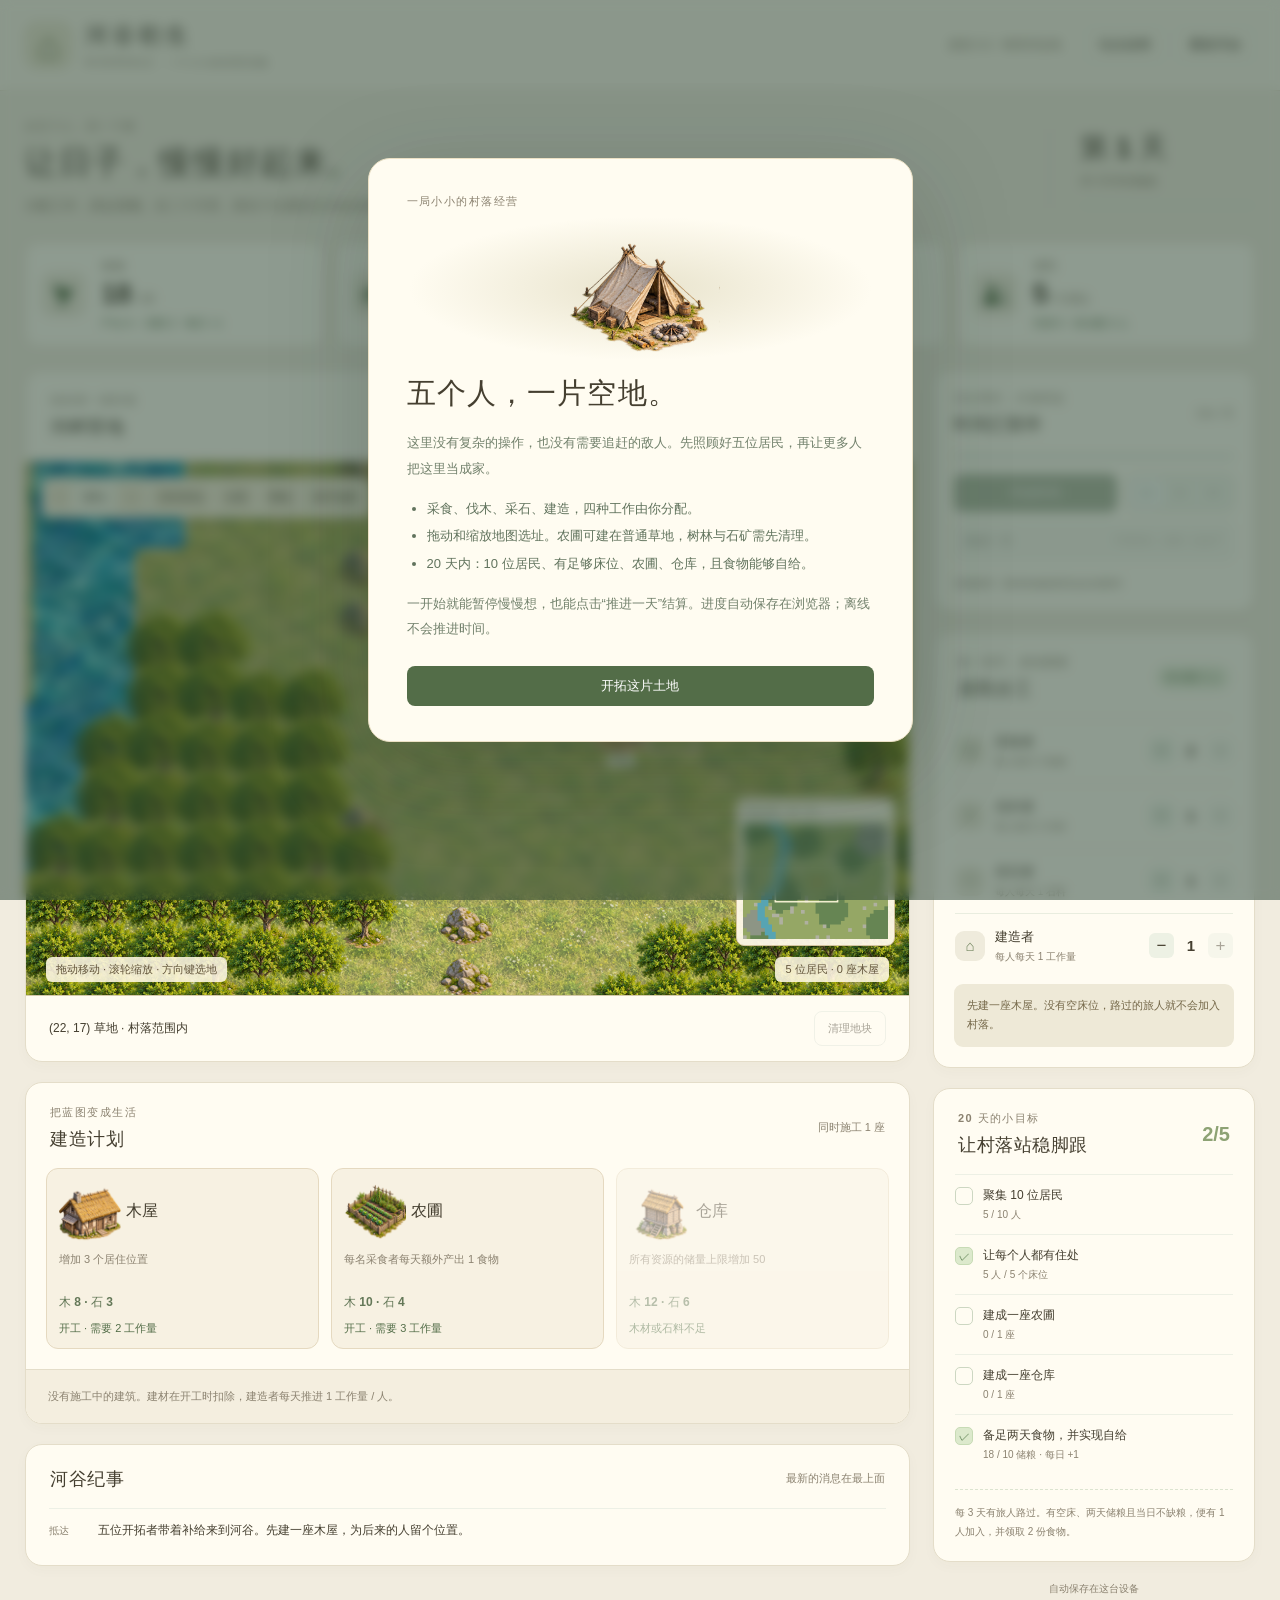
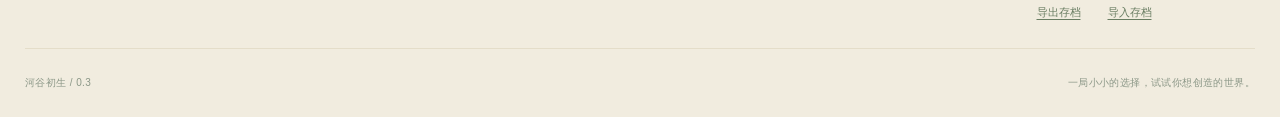
<file: village-game/index.html>
<!doctype html>
<html lang="zh-CN">
<head>
  <meta charset="utf-8">
  <meta name="viewport" content="width=device-width, initial-scale=1">
  <meta name="color-scheme" content="light">
  <title>河谷初生 · 20 天建立一个村落</title>
  <link rel="stylesheet" href="style.css">
  <script src="model.js" defer></script>
  <script src="art.js" defer></script>
  <script src="map-view.js" defer></script>
  <script src="game.js" defer></script>
</head>
<body>
  <header class="topbar">
    <div class="brand"><span class="brand-mark" aria-hidden="true">⌂</span><div><h1>河谷初生</h1><p>RIVERDALE · 一个小小的经营实验</p></div></div>
    <div class="header-right"><span class="version">原型 0.3 · 明亮写实风</span><button id="help" class="quiet">玩法说明</button><button id="new-game" class="quiet">重新开始</button></div>
  </header>
  <main>
    <section class="intro-line"><div><span class="eyebrow">从五个人，到一个家</span><h2>让日子，慢慢好起来。</h2><p>分配工作，搭起屋檐。在二十天里，留住十位愿意生活在这里的人。</p></div><div class="day-panel"><span id="day-label">第 1 天</span><small id="day-subtitle">20 天河谷挑战</small><div class="day-track"><div id="challenge-progress"></div></div></div></section>
    <section id="resources" class="resources" aria-label="村落资源"></section>
    <div class="layout">
      <section class="main-column">
        <section class="card map-card" aria-labelledby="map-heading">
          <div class="section-head"><div><span class="eyebrow">你的第一座村落</span><h3 id="map-heading">河畔营地</h3></div><div class="legend"><i></i> 40 × 32 格 <span>·</span> 河谷全境</div></div>
          <div class="map" id="map"></div>
          <div class="map-footer"><span id="selection-label">先点击一块空地，再选择下方建筑。</span><button id="clear-land" class="quiet" disabled>清理地块</button></div>
        </section>
        <section class="card build-card" aria-labelledby="build-heading"><div class="section-head compact"><div><span class="eyebrow">把蓝图变成生活</span><h3 id="build-heading">建造计划</h3></div><span class="soft">同时施工 1 座</span></div><div id="building-options" class="building-options"></div><div id="project" class="project"></div></section>
        <section class="card journal-card"><div class="section-head compact"><h3>河谷纪事</h3><span class="soft">最新的消息在最上面</span></div><ol id="journal" class="journal" aria-live="polite"></ol></section>
      </section>
      <aside class="side-column">
        <section class="card time-card"><div class="time-top"><div><span class="eyebrow">日出而作，日落而息</span><h3 id="clock-state">时间已暂停</h3></div><span id="clock-fraction">12s / 天</span></div><div class="time-track"><div id="day-progress"></div></div><div class="time-buttons"><button id="pause" class="primary">开始时间</button><div class="speed-group" role="group" aria-label="时间速度"><button data-speed="1" class="active">1×</button><button data-speed="2">2×</button><button data-speed="4">4×</button></div></div><button id="next-day" class="step-button">推进一天 <span>不用等待，结算一次生产</span></button><small>空格暂停 · 切到其他标签页会自动暂停</small></section>
        <section class="card work-card"><div class="section-head compact"><div><span class="eyebrow">每一双手，都很重要</span><h3>居民分工</h3></div><span id="idle" class="pill">待分配 0 人</span></div><div id="jobs"></div><div id="advice" class="advice" aria-live="polite"></div></section>
        <section class="card goal-card"><div class="section-head compact"><div><span class="eyebrow">20 天的小目标</span><h3>让村落站稳脚跟</h3></div><span id="goal-count" class="goal-count">0/5</span></div><div id="goals"></div><p class="arrival-note">每 3 天有旅人路过。有空床、两天储粮且当日不缺粮，便有 1 人加入，并领取 2 份食物。</p></section>
        <div class="save-tools"><span id="save-state">自动保存在这台设备</span><div><button id="export-save">导出存档</button><button id="import-save">导入存档</button></div><input type="file" id="save-file" accept="application/json,.json" hidden></div>
      </aside>
    </div>
    <footer>河谷初生 / 0.3 <span>一局小小的选择，试试你想创造的世界。</span></footer>
  </main>
  <div id="toast" class="toast" role="status" hidden></div>
  <div id="modal" class="modal" hidden><section class="modal-sheet" role="dialog" aria-modal="true" aria-labelledby="modal-title" tabindex="-1"><span class="eyebrow" id="modal-eyebrow">欢迎来到河谷</span><div class="modal-illustration" id="modal-art" aria-hidden="true"></div><h2 id="modal-title">五个人，一片空地。</h2><div id="modal-body"></div><div id="modal-actions" class="modal-actions"></div></section></div>
</body>
</html>
</file>
<file: village-game/style.css>
:root{--page:#f3f2ea;--paper:#fffef9;--ink:#263e35;--muted:#7c897e;--green:#315e49;--green-dark:#234b39;--line:#e5e7dc;--gold:#bb8c4e;--bad:#ae5145;--radius:17px;font-family:"Segoe UI","Microsoft YaHei","PingFang SC",sans-serif;color:var(--ink);background:var(--page);font-synthesis:none}*{box-sizing:border-box}body{margin:0}button{font:inherit;cursor:pointer;transition:background .16s,transform .16s;border:0;color:inherit}button:focus-visible{outline:3px solid #c49551;outline-offset:3px}button:disabled{cursor:not-allowed;opacity:.46}button:not(:disabled):active{transform:translateY(1px)}button.quiet{background:transparent;padding:9px 13px;border:1px solid #dfe4d9;border-radius:8px;font-size:13px}button.quiet:hover{background:#e9eee2}h1,h2,h3,p{margin:0}h3{font-size:18px;font-weight:650;letter-spacing:.03em}small{font-size:12px}.topbar{min-height:91px;border-bottom:1px solid var(--line);display:flex;align-items:center;justify-content:space-between;padding:20px max(28px,calc((100vw - 1320px)/2));gap:20px;background:#fafaf4}.brand{display:flex;align-items:center;gap:13px}.brand-mark{display:grid;place-items:center;font-size:39px;line-height:1;width:47px;height:47px;color:var(--green);border:1px solid #cbd7c4;border-radius:12px;background:#e9eedd}.brand h1{font-size:23px;letter-spacing:.16em}.brand p{font-size:10px;letter-spacing:.14em;color:var(--muted);margin-top:5px}.header-right{display:flex;gap:10px;align-items:center}.version{font-size:12px;color:var(--muted);margin-right:13px}main{max-width:1320px;margin:auto;padding:34px 0 0}.intro-line{display:flex;align-items:center;justify-content:space-between;gap:30px;margin-bottom:25px}.eyebrow{display:block;font-size:11px;color:var(--muted);letter-spacing:.13em;font-weight:600;margin-bottom:7px}.intro-line h2{font-size:32px;letter-spacing:.05em;font-weight:600}.intro-line p{font-size:13px;line-height:1.8;color:var(--muted);margin-top:9px}.day-panel{min-width:200px;border-left:1px solid #d9dfd1;padding-left:30px;display:flex;flex-direction:column;gap:6px}.day-panel>span{font-size:28px;font-weight:600}.day-panel small{color:var(--muted)}.day-track,.time-track{height:5px;border-radius:10px;background:#e7ebdf;overflow:hidden}.day-track{margin-top:7px;width:175px}.day-track div{height:100%;background:var(--gold);transition:width .3s}.resources{display:grid;grid-template-columns:repeat(4,minmax(0,1fr));gap:15px;margin-bottom:23px}.resource{border:1px solid var(--line);border-radius:13px;background:var(--paper);padding:17px 20px;display:flex;gap:15px;align-items:center}.resource-symbol{display:grid;place-items:center;width:45px;height:45px;background:#eef1e5;border-radius:12px;color:var(--green);flex-shrink:0}.resource-symbol svg{width:29px;height:29px}.resource .amount{font-size:28px;line-height:1.15;font-weight:650;letter-spacing:-.02em}.resource .amount small{font-size:12px;font-weight:400;color:var(--muted);margin-left:5px}.resource .name{font-size:12px;color:var(--muted);margin-bottom:3px}.resource .rate{font-size:11px;color:var(--green);margin-top:5px}.resource .rate.negative{color:var(--bad)}.layout{display:grid;grid-template-columns:minmax(0,1fr) 344px;gap:23px;align-items:start}.main-column,.side-column{display:flex;flex-direction:column;gap:20px}.card{background:var(--paper);border:1px solid var(--line);border-radius:var(--radius);overflow:hidden;box-shadow:0 3px 10px #3a4e3403}.section-head{display:flex;align-items:center;justify-content:space-between;padding:22px 24px;gap:12px}.section-head.compact{padding-bottom:17px}.soft,.legend{font-size:11px;color:var(--muted)}.legend{display:flex;gap:8px;align-items:center}.legend i{height:8px;width:8px;background:#8a9e74;border-radius:50%}.map{height:400px;position:relative;isolation:isolate;overflow:hidden;border-top:1px solid #e4e8d8;border-bottom:1px solid #dce3cf}.landscape{width:100%;height:100%;position:absolute;inset:0;z-index:-1}.lots{position:absolute;inset:35px 86px 48px 175px;display:grid;grid-template-columns:repeat(6,1fr);grid-template-rows:repeat(4,1fr);gap:9px;transform:rotate(-4deg)}.lot{position:relative;min-width:0;border:1px dashed #5c795844;border-radius:8px;background:#f5f5d512;display:flex;flex-direction:column;align-items:center;justify-content:center;padding:3px;transform:rotate(4deg)}.lot svg{width:68px;max-width:100%;height:55px;filter:drop-shadow(0 4px 2px #3d583b20)}.lot .lot-label{font-size:10px;font-weight:600;white-space:nowrap;color:#36513e;background:#f9fbebca;border-radius:5px;padding:1px 5px;position:absolute;bottom:-5px;z-index:2}.lot .plus{color:#5c79584d;font-size:22px;font-weight:300}.lot:not(:disabled):hover{background:#fbfff359;border-color:#456447}.lot.selected{background:#fff9db77;border:2px solid #ba8b44;box-shadow:0 0 0 3px #fef6d442}.lot.occupied{border-color:transparent;background:transparent;opacity:1}.lot.project-lot{border-color:#c68b46;border-style:solid;background:#f6e5bb9c}.project-lot svg{opacity:.65}.map-caption{position:absolute;bottom:13px;left:20px;right:20px;display:flex;justify-content:space-between;pointer-events:none;font-size:11px;color:#47654d}.map-caption span{padding:5px 10px;border-radius:6px;background:#f7f8e5b8}.map-footer{display:flex;justify-content:space-between;gap:15px;padding:15px 23px;font-size:12px}.building-options{padding:0 20px 20px;display:grid;grid-template-columns:repeat(3,1fr);gap:12px}.building{background:#f9f9f1;border:1px solid #e1e6d8;border-radius:12px;padding:15px;text-align:left;display:flex;flex-direction:column;gap:7px}.building-top{display:flex;align-items:center;gap:9px}.building-top svg{width:47px;height:42px;flex-shrink:0}.building h4{margin:0;font-size:16px}.building p{font-size:11px;color:var(--muted);line-height:1.7;min-height:37px}.building .cost{font-size:12px;font-weight:600;color:#647858}.building .build-status{font-size:11px;color:var(--green);margin-top:3px}.building:not(:disabled):hover{border-color:#7e9a74;background:#f0f4e5}.project{border-top:1px solid var(--line);padding:15px 22px;background:#f6f7ee;font-size:12px;display:flex;gap:13px;align-items:center;min-height:54px}.project-text{flex:1;line-height:1.8}.project button{font-size:11px;border-radius:7px;padding:6px 8px;background:#e8eddf}.project .mini-track{width:100px;height:6px;background:#e0e7d8;border-radius:6px;overflow:hidden}.project .mini-track span{display:block;background:#a9ba82;height:100%}.journal{list-style:none;margin:0;padding:0 23px 14px;max-height:218px;overflow:auto}.journal li{display:flex;align-items:flex-start;gap:12px;padding:11px 0;border-top:1px solid #edf0e6;font-size:12px;line-height:1.7}.journal .log-day{flex-shrink:0;font-size:10px;color:var(--muted);min-width:37px;padding-top:2px}.journal .good{color:#44734d}.journal .bad{color:var(--bad)}.journal .warn{color:#a07b40}.time-card{padding:20px}.time-top{display:flex;justify-content:space-between;align-items:center}.time-top h3{font-size:17px}.time-top>span{font-size:11px;color:var(--muted)}.time-track{margin:18px 0 15px}.time-track div{height:100%;width:100%;background:#a1b47a;transform-origin:left;transform:scaleX(0)}.time-buttons{display:flex;gap:10px}.primary{background:var(--green);color:#fff;border-radius:8px;padding:11px 21px;font-size:13px;font-weight:600}.primary:hover{background:var(--green-dark)}.time-buttons .primary{flex:1;padding:10px}.speed-group{display:flex;border:1px solid var(--line);border-radius:8px;padding:3px;gap:2px;background:#f3f5ea}.speed-group button{font-size:12px;padding:6px 9px;border-radius:5px;background:transparent;color:var(--muted)}.speed-group button.active{color:var(--green);background:white;box-shadow:0 1px 3px #0000000b}.step-button{background:#f1f3e8;border:1px solid #e3e7d9;width:100%;margin:10px 0 12px;padding:10px;border-radius:8px;font-size:12px;display:flex;justify-content:space-between;align-items:center}.step-button span{font-size:10px;color:var(--muted)}.time-card>small{font-size:10px;color:var(--muted)}.pill{font-size:11px;background:#eaf0dd;border-radius:20px;padding:5px 9px;white-space:nowrap;color:#5b754c}.pill.has-idle{background:#f6e7be;color:#966928}#jobs{padding:0 21px}.job{display:flex;align-items:center;justify-content:space-between;padding:14px 0;border-top:1px solid #e9eddf;gap:8px}.job-description{display:flex;align-items:center;gap:10px}.job-symbol{width:30px;height:30px;border-radius:9px;background:#f0f2e7;display:grid;place-items:center;font-size:15px;color:#6c8059}.job .job-name{font-size:13px;font-weight:600}.job small{display:block;color:var(--muted);font-size:10px;margin-top:4px}.job-controls{display:flex;align-items:center;gap:8px}.job-controls button{width:25px;height:25px;background:#edf1e4;border-radius:6px;font-size:17px;display:grid;place-items:center}.job-controls strong{min-width:18px;text-align:center;font-size:15px}.advice{margin:6px 20px 20px;border-radius:9px;background:#f1f4e7;padding:12px 13px;font-size:11px;color:#6c7e54;line-height:1.8}.advice.danger{background:#fbede3;color:#9d5c43}.goal-count{font-size:20px;font-weight:600;color:#8da274}#goals{padding:0 21px}.goal{display:flex;gap:10px;padding:12px 0;border-top:1px solid #edf0e5}.goal-check{width:18px;height:18px;border:1px solid #cdd7c2;border-radius:5px;display:grid;place-items:center;font-size:11px;color:transparent;flex-shrink:0}.goal.done .goal-check{background:#dce9cc;color:#4c7442;border-color:#c7dbb5}.goal strong{display:block;font-size:12px;font-weight:500}.goal small{font-size:10px;color:var(--muted);display:block;margin-top:4px}.arrival-note{font-size:10px;line-height:1.9;color:var(--muted);margin:15px 21px 20px;padding-top:13px;border-top:1px dashed #dce4d0}.save-tools{display:flex;flex-direction:column;gap:8px;align-items:center;padding:0 15px;font-size:10px;color:var(--muted)}.save-tools div{display:flex;gap:15px}.save-tools button{font-size:11px;background:transparent;text-decoration:underline;text-underline-offset:3px;color:#697d62}footer{display:flex;justify-content:space-between;font-size:10px;color:#8b9787;padding:27px 0;border-top:1px solid var(--line);margin-top:27px;letter-spacing:.04em}.toast{position:fixed;bottom:26px;left:50%;transform:translateX(-50%);background:#243f33ed;color:#fffdf0;padding:13px 23px;border-radius:12px;z-index:20;font-size:13px;box-shadow:0 8px 24px #20312622;max-width:90vw;text-align:center}.modal{position:fixed;inset:0;z-index:30;background:#233d3282;backdrop-filter:blur(6px);display:grid;place-items:center;padding:22px;overflow:auto}.modal[hidden],.toast[hidden]{display:none}.modal-sheet{background:#fffdf3;border-radius:22px;padding:35px 38px;max-width:545px;width:100%;max-height:95vh;overflow:auto;box-shadow:0 25px 100px #20302538;border:1px solid #faf9e7;outline:none}.modal-illustration{text-align:center;height:107px;background:radial-gradient(ellipse,#e8eed8,transparent 68%);margin:4px 0 13px}.modal-illustration svg{width:150px;height:105px}.modal-sheet h2{font-size:29px;font-weight:600;letter-spacing:.04em;margin-bottom:16px}.modal-sheet p{font-size:13px;line-height:1.95;color:#72816c}.modal-sheet ul{padding-left:20px;font-size:13px;line-height:2.1;color:#61735d;margin:14px 0}.modal-actions{display:flex;gap:10px;flex-wrap:wrap;margin-top:24px}.modal-actions button{flex:1;white-space:nowrap}.modal-actions .quiet{background:#f0f3e5;font-size:13px}.result-summary{display:grid;grid-template-columns:repeat(3,1fr);gap:10px;padding:17px 0}.result-summary div{background:#f0f4e4;border-radius:9px;padding:12px;text-align:center}.result-summary strong{display:block;font-size:25px;color:var(--green)}.result-summary small{color:var(--muted)}@media(min-width:1450px){.map{height:430px}}@media(max-width:1370px){main{padding:28px 25px 0}.topbar{padding:18px 25px}.layout{grid-template-columns:minmax(0,1fr) 322px}.lots{inset:37px 60px 48px 130px}.building{padding:12px}.building-top{gap:5px}.building-top svg{width:38px}.resources{gap:12px}.resource{padding:15px}}@media(max-width:1100px){.layout{grid-template-columns:minmax(0,1fr) 300px;gap:17px}.section-head{padding:18px}.lots{inset:35px 30px 50px 105px;gap:5px}.lot svg{height:47px}.map{height:350px}.building-options{padding:0 14px 15px;gap:8px}.building-top{flex-direction:column;align-items:flex-start}.building p{min-height:54px}.resource{gap:9px}.resource-symbol{width:33px;height:37px}.resource-symbol svg{width:25px}.resource .amount{font-size:23px}.intro-line h2{font-size:28px}}@media(max-width:900px){.layout{grid-template-columns:1fr}.side-column{display:grid;grid-template-columns:1fr 1fr;align-items:start}.time-card{grid-column:1/-1}.save-tools{grid-column:1/-1}.resources{gap:9px}.resource{padding:13px 10px}.resource-symbol{display:none}.header-right .version{display:none}.map{height:410px}.lots{inset:35px 65px 50px 145px;gap:8px}.building-top{flex-direction:row;align-items:center}.building p{min-height:37px}.time-buttons{max-width:500px}.time-card .step-button{max-width:500px}}@media(max-width:580px){.topbar{padding:15px;gap:10px;align-items:flex-start}.brand-mark{display:none}.brand h1{font-size:20px}.brand p{font-size:8px}.header-right{gap:5px}.header-right button{font-size:11px;padding:7px 8px}main{padding:25px 14px 0}.intro-line{gap:10px;align-items:flex-start}.intro-line h2{font-size:23px}.intro-line p{font-size:11px;max-width:245px}.intro-line .eyebrow{font-size:9px}.day-panel{min-width:100px;padding-left:13px;gap:5px}.day-panel>span{font-size:21px}.day-panel small{font-size:10px}.day-track{width:87px}.resources{grid-template-columns:repeat(2,1fr);gap:9px}.resource-symbol{display:grid}.resource{gap:13px;padding:13px}.layout{gap:17px}.section-head{padding:17px 15px}.legend{font-size:9px;gap:5px}.legend span{display:none}.section-head h3{font-size:17px}.section-head .eyebrow{font-size:9px}.map{height:310px}.lots{inset:32px 19px 43px 64px;gap:4px}.lot svg{height:42px}.lot .lot-label{font-size:8px;padding:1px 3px}.map-caption{font-size:9px;left:10px;right:10px}.map-footer{padding:12px;font-size:10px}.map-footer .soft{display:none}.building-options{gap:7px;padding:0 10px 13px}.building{padding:10px 8px}.building-top{flex-direction:column;align-items:flex-start;gap:4px}.building-top svg{height:34px}.building h4{font-size:15px}.building p{font-size:10px;min-height:50px}.building .cost{font-size:10px}.building .build-status{font-size:9px}.side-column{display:flex}.project{padding:12px;font-size:11px;gap:8px}.project .mini-track{width:65px}.modal-sheet{padding:25px}.modal-sheet h2{font-size:25px}.modal-illustration{height:85px}.modal-illustration svg{height:85px}footer{font-size:9px;gap:15px}.toast{font-size:12px;width:max-content;max-width:90vw}}
/* The large map draws only visible cells; camera movement does not rebuild DOM tiles. */
.map{height:535px;background:#bdcbae;touch-action:none;position:relative}
#world-map{display:block;width:100%;height:100%;cursor:grab;outline-offset:-3px;touch-action:none}
#world-map:active{cursor:grabbing}.map-toolbar{position:absolute;left:15px;top:15px;display:flex;gap:4px;align-items:center;padding:5px;background:#fffef4ec;border:1px solid #d5dfca;border-radius:9px;box-shadow:0 3px 12px #284a3420}.map-toolbar button{font-size:11px;padding:7px 9px;background:#edf1e2;border-radius:5px}.map-toolbar span{font-size:11px;padding:0 4px;min-width:38px;text-align:center}.minimap-wrap{position:absolute;right:14px;bottom:49px;background:#fffef4eb;padding:6px;border-radius:8px;border:1px solid #d1dcc5;box-shadow:0 3px 12px #284a3418}.minimap-wrap>span{font-size:9px;display:block;color:#607356;margin-bottom:5px}#minimap{display:block;width:145px;height:116px;cursor:crosshair;touch-action:none}.map-card.expanded-map{position:fixed;inset:14px;z-index:25;box-shadow:0 0 0 30px #20372b99;display:flex;flex-direction:column}.expanded-map .map{height:auto;flex:1;min-height:0}.expanded-map .section-head{padding:13px 20px}.expanded-map .map-footer{min-height:52px}body.map-expanded{overflow:hidden}.map-footer{align-items:center;min-height:62px}.map-footer button{white-space:nowrap;font-size:11px}.map-footer #selection-label{line-height:1.7}.map-toolbar button:hover{background:#dae5c9}@media(max-width:580px){.map{height:430px}.map-toolbar{left:8px;top:8px;gap:2px;padding:4px}.map-toolbar button{font-size:10px;padding:7px 5px}.map-toolbar span{font-size:10px;min-width:30px}.minimap-wrap{right:8px;bottom:43px}#minimap{width:105px;height:84px}.map-caption{font-size:8px;gap:5px}.map-caption span:first-child{max-width:195px}.map-card.expanded-map{inset:5px}.expanded-map .map-footer{font-size:10px}.map-footer{padding:10px}.minimap-wrap>span{font-size:8px}}
/* Bright historical art direction: generated image sprites over repeating natural materials. */
:root{--page:#f1ecdf;--paper:#fffcf2;--ink:#453f30;--muted:#8b8270;--line:#e4ddc9;--green:#536d48;--green-dark:#405738;--gold:#ad8850}.topbar{background:#f9f5e9}.brand-mark{color:#6c7548;background:#ece8d3;border-color:#d8d0b5}.card{box-shadow:0 4px 14px #51452d07}.map{background:#81905e;border-color:#d5c9a9}.map-toolbar,.minimap-wrap{background:#fff9e9f2;border-color:#d3c39d}.map-toolbar button{background:#eee6d1;color:#5d583f}.map-toolbar button:hover,.map-toolbar button[aria-pressed=true]{background:#daccaa}.map-caption span{background:#fff8e4df;color:#62543a}.building{background:#f7f1e2;border-color:#e5d9c0}.building:not(:disabled):hover{background:#efe4ca;border-color:#b69c67}.building-art{display:block;background-image:var(--historical-sprites);background-repeat:no-repeat;background-size:300% 200%;width:72px;height:72px;flex-shrink:0}.art-camp{background-position:0 0}.art-house{background-position:50% 0}.art-warehouse{background-position:100% 0}.art-farm{background-position:0 100%}.building-top .building-art{width:62px;height:62px}.modal-illustration{height:145px;background:radial-gradient(ellipse,#e8e3cc,transparent 70%)}.modal-illustration .building-art{width:160px;height:145px;margin:auto}.modal-sheet{background:#fffcf1;border-color:#ece1c5}.art-loading{position:absolute;top:65px;left:15px;padding:7px 10px;border-radius:6px;background:#fff8e9eb;color:#756245;font-size:11px}.art-loading[hidden]{display:none}.project{background:#f4eedf}.advice{background:#eee9d7;color:#756849}.resource-symbol,.job-symbol{background:#efebdc}.map-card.expanded-map{box-shadow:0 0 0 30px #352e2099}.map-toolbar{max-width:calc(100% - 20px);flex-wrap:wrap}.map-toolbar button{white-space:nowrap}@media(max-width:580px){.building-top .building-art{width:55px;height:55px}.modal-illustration{height:125px}.modal-illustration .building-art{width:140px;height:125px}.map-toolbar button{padding:6px 4px;font-size:9px}.map-toolbar{max-width:calc(100% - 16px);gap:2px}.art-loading{top:76px;left:8px}.minimap-wrap{background:#fff9e9e8}}
</file>
